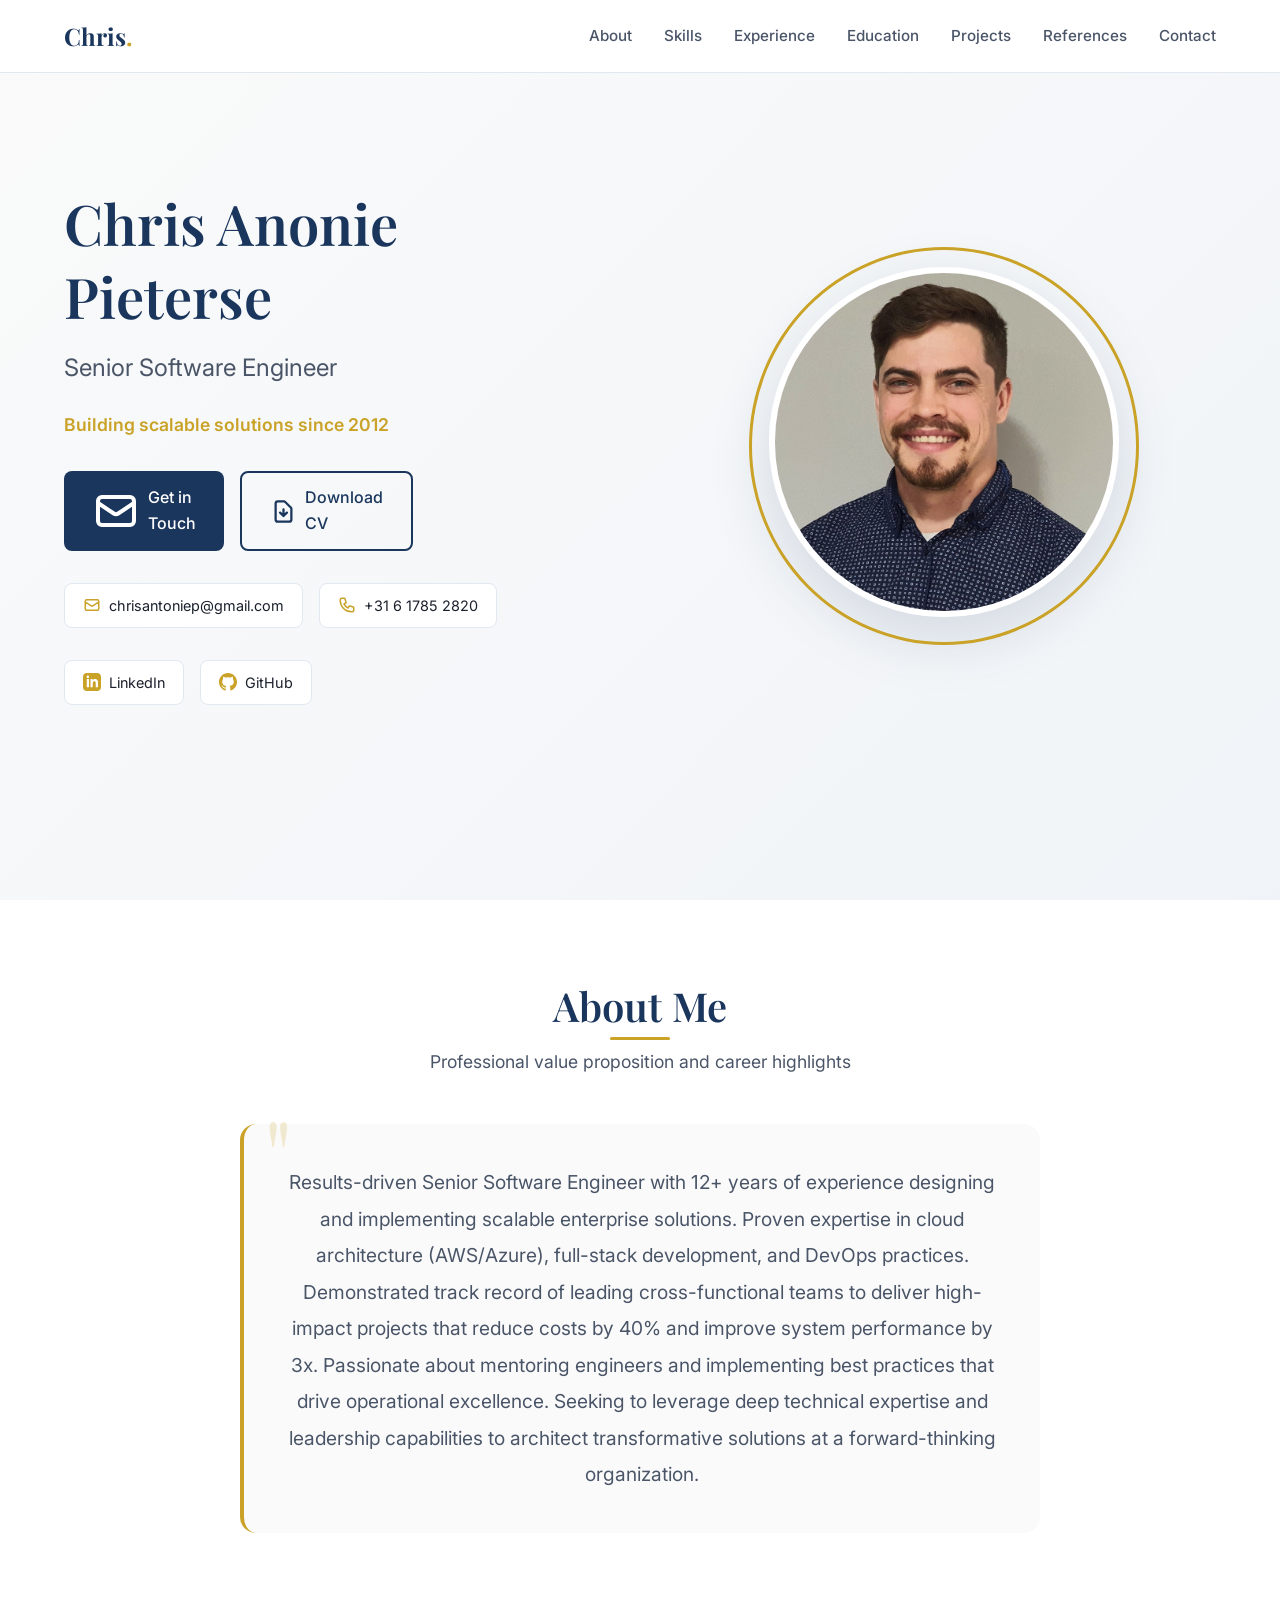
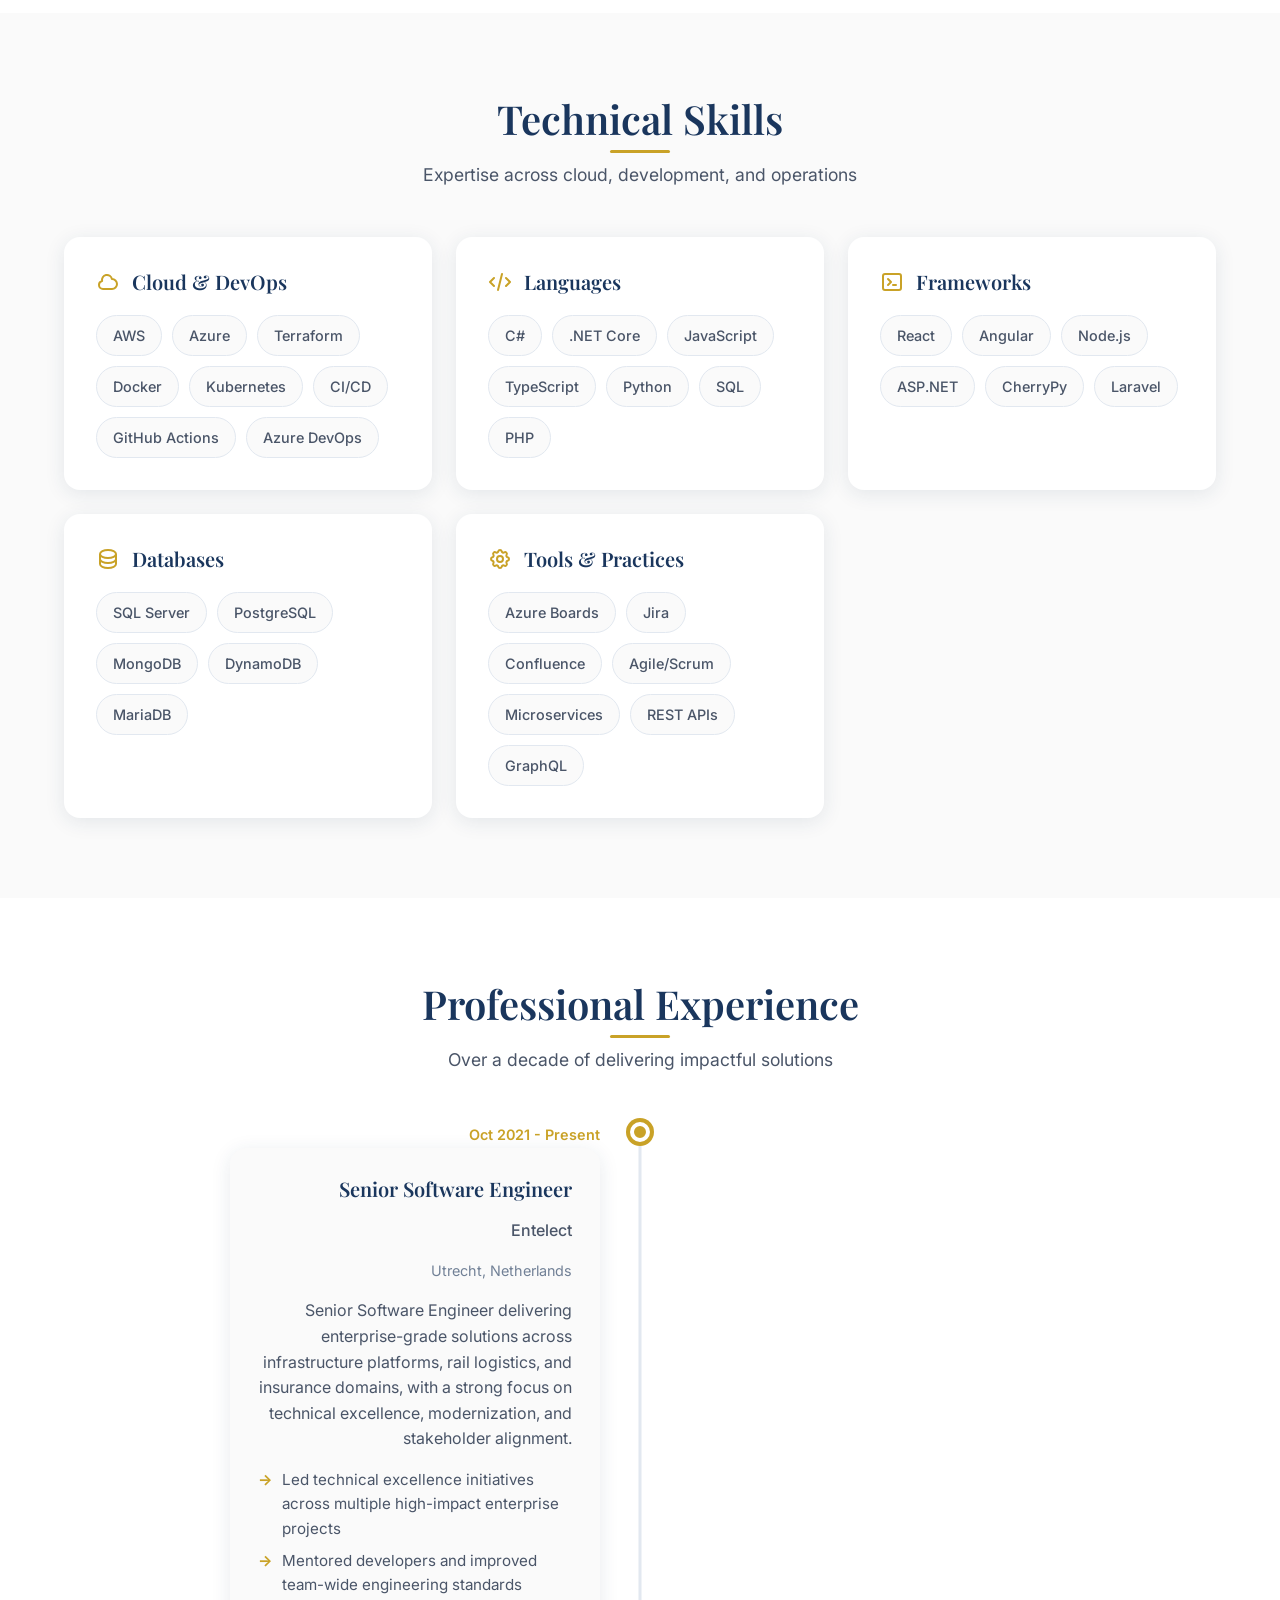
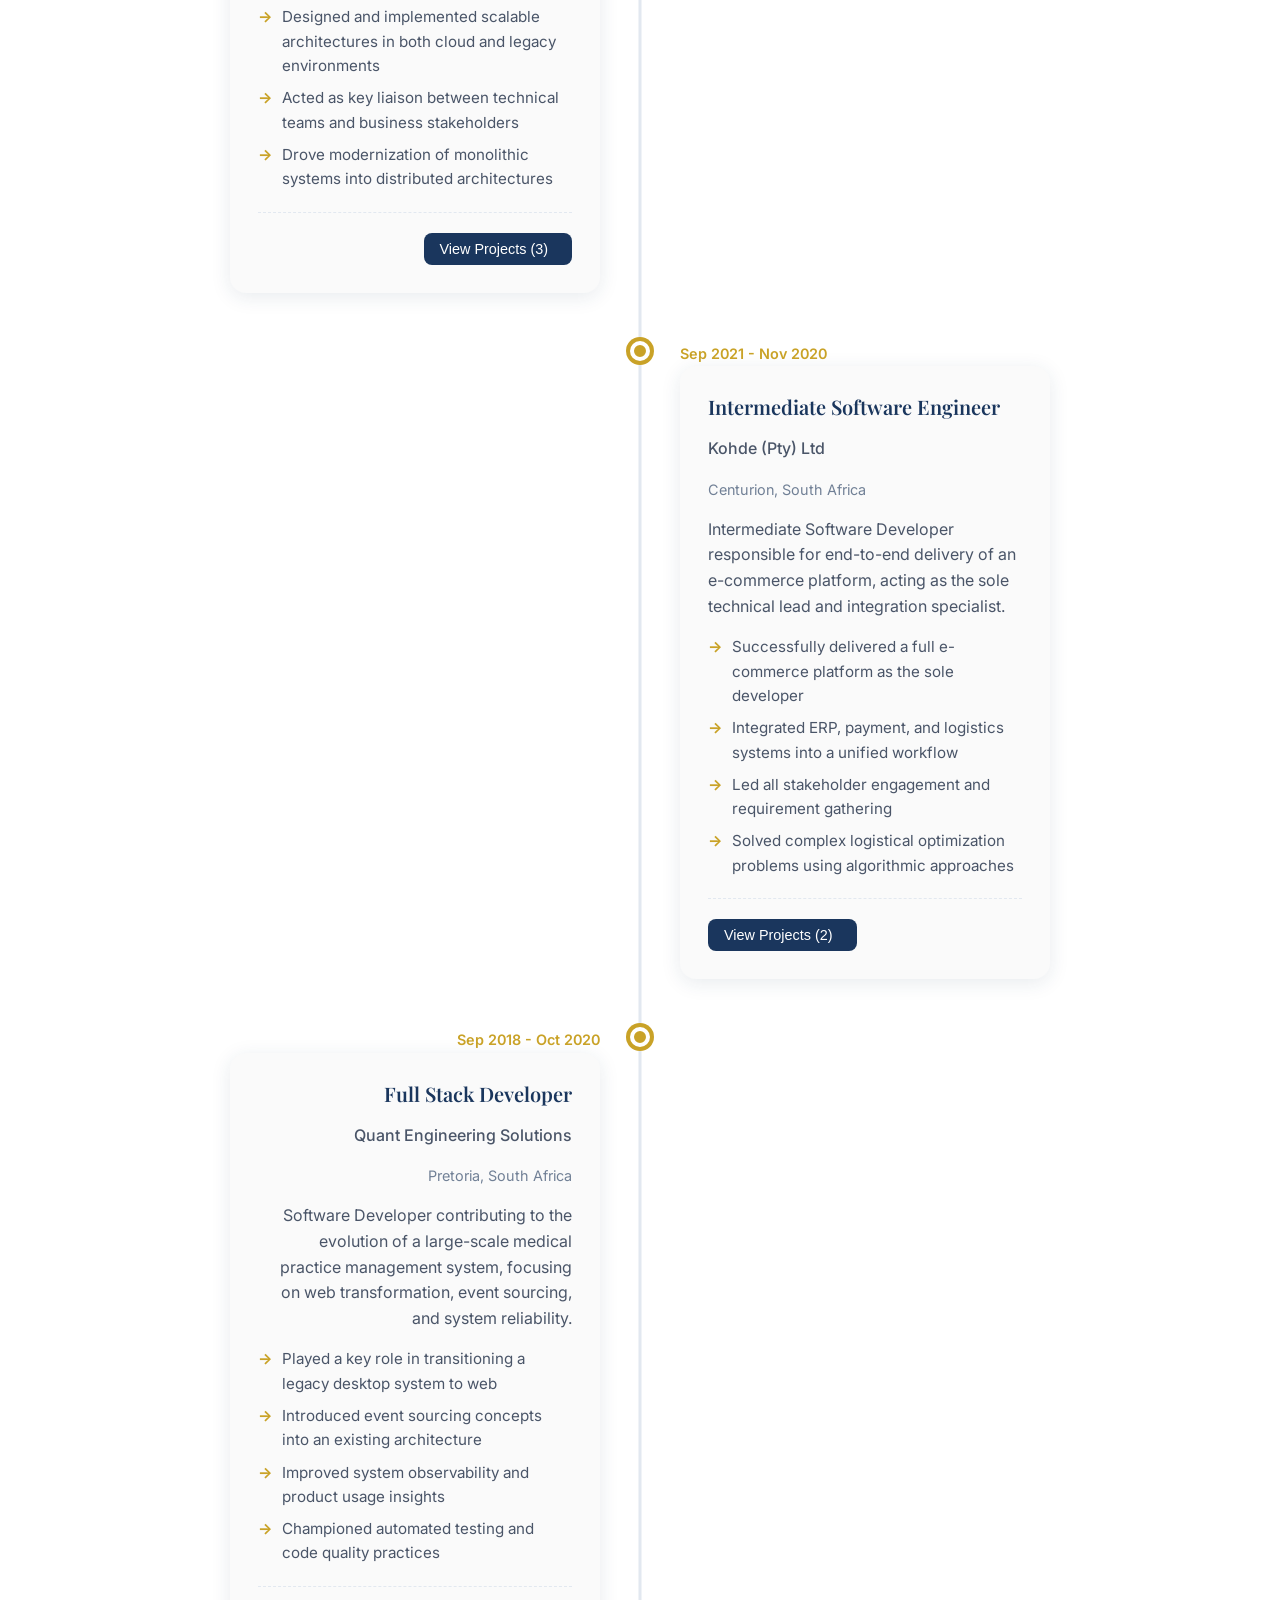
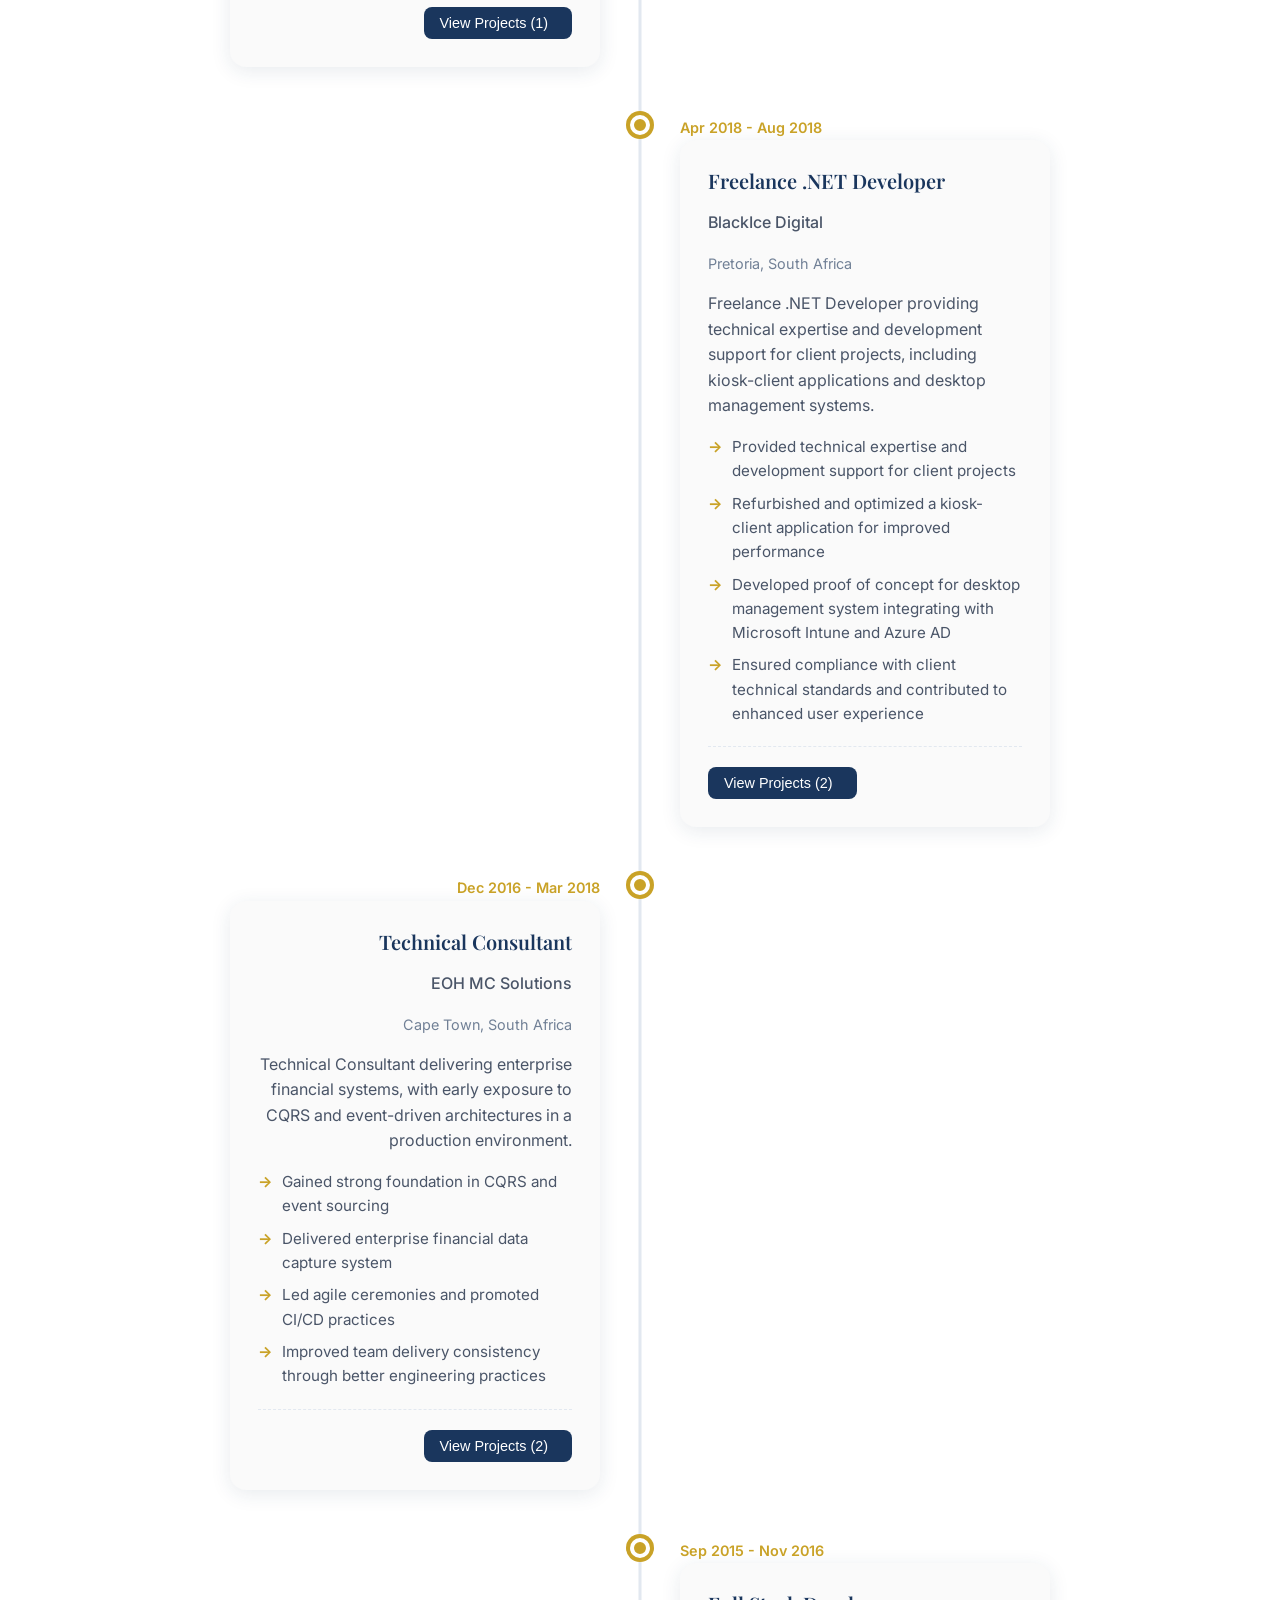
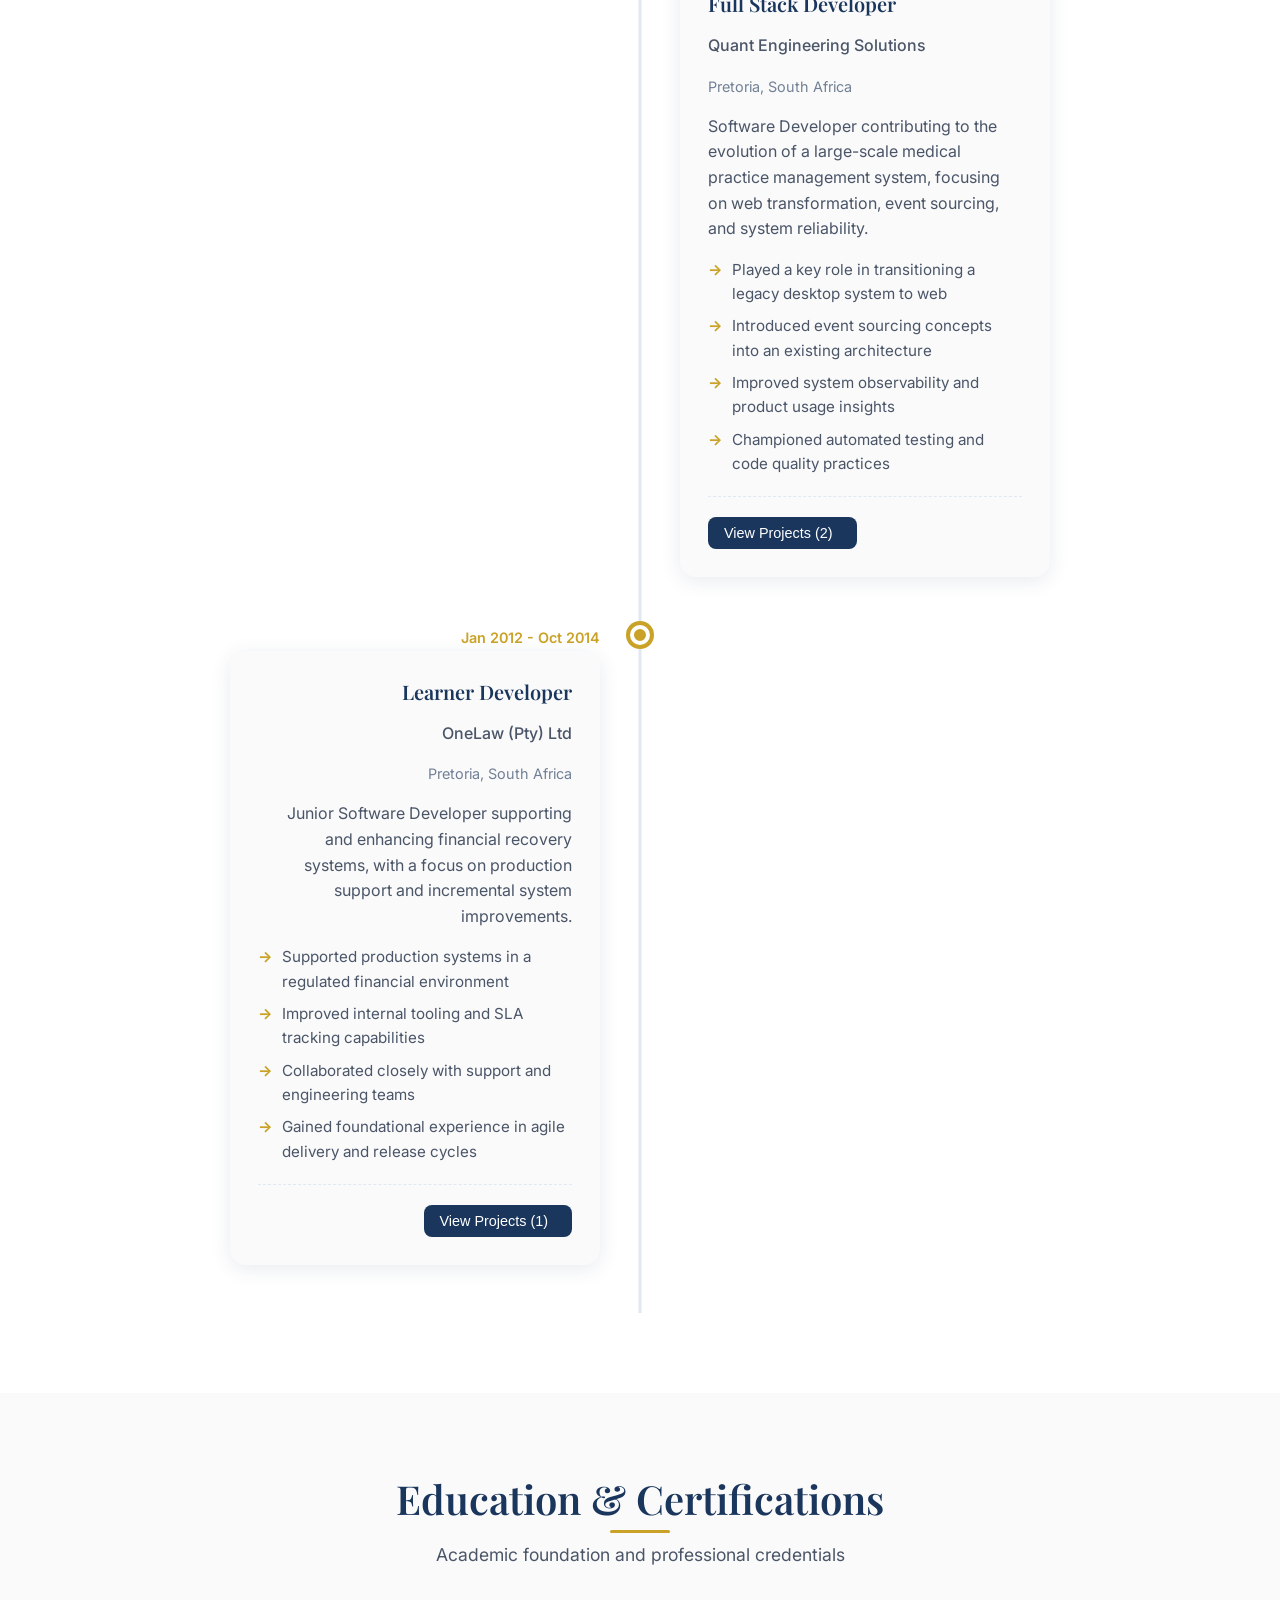
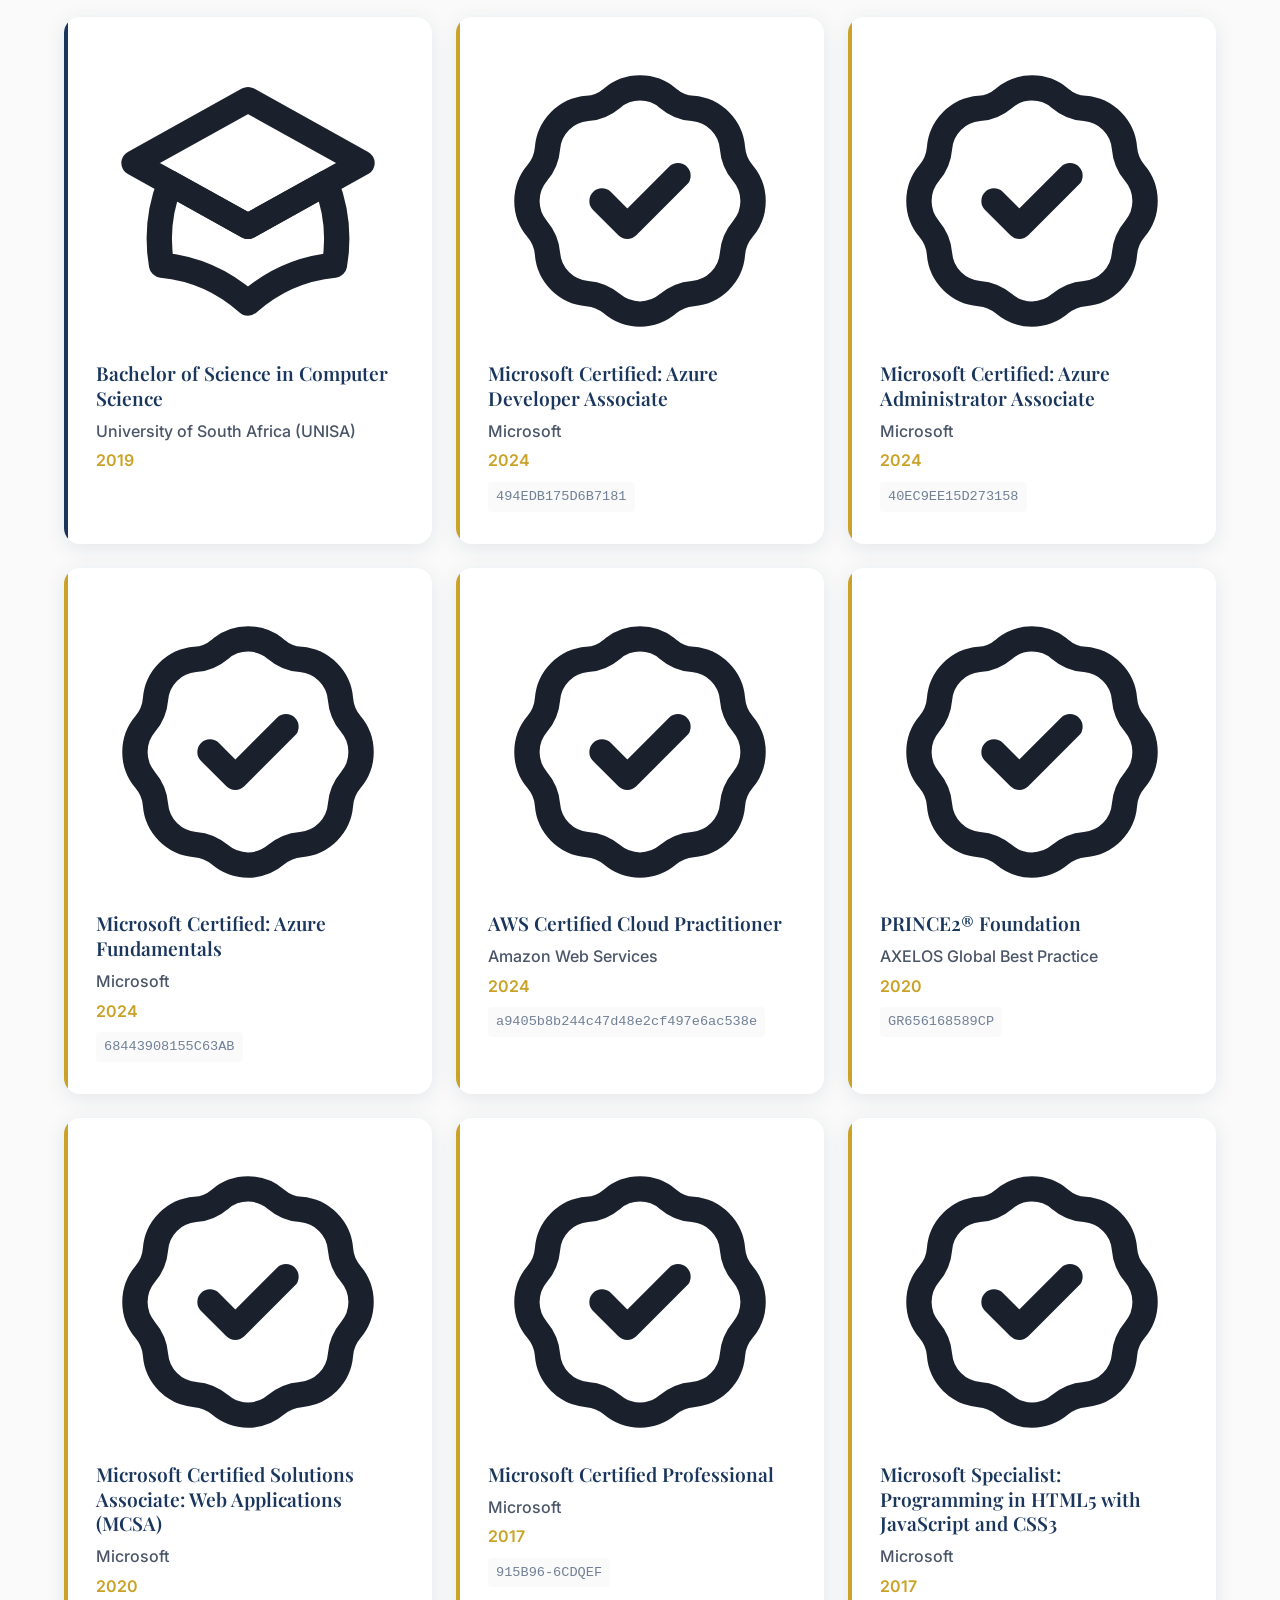
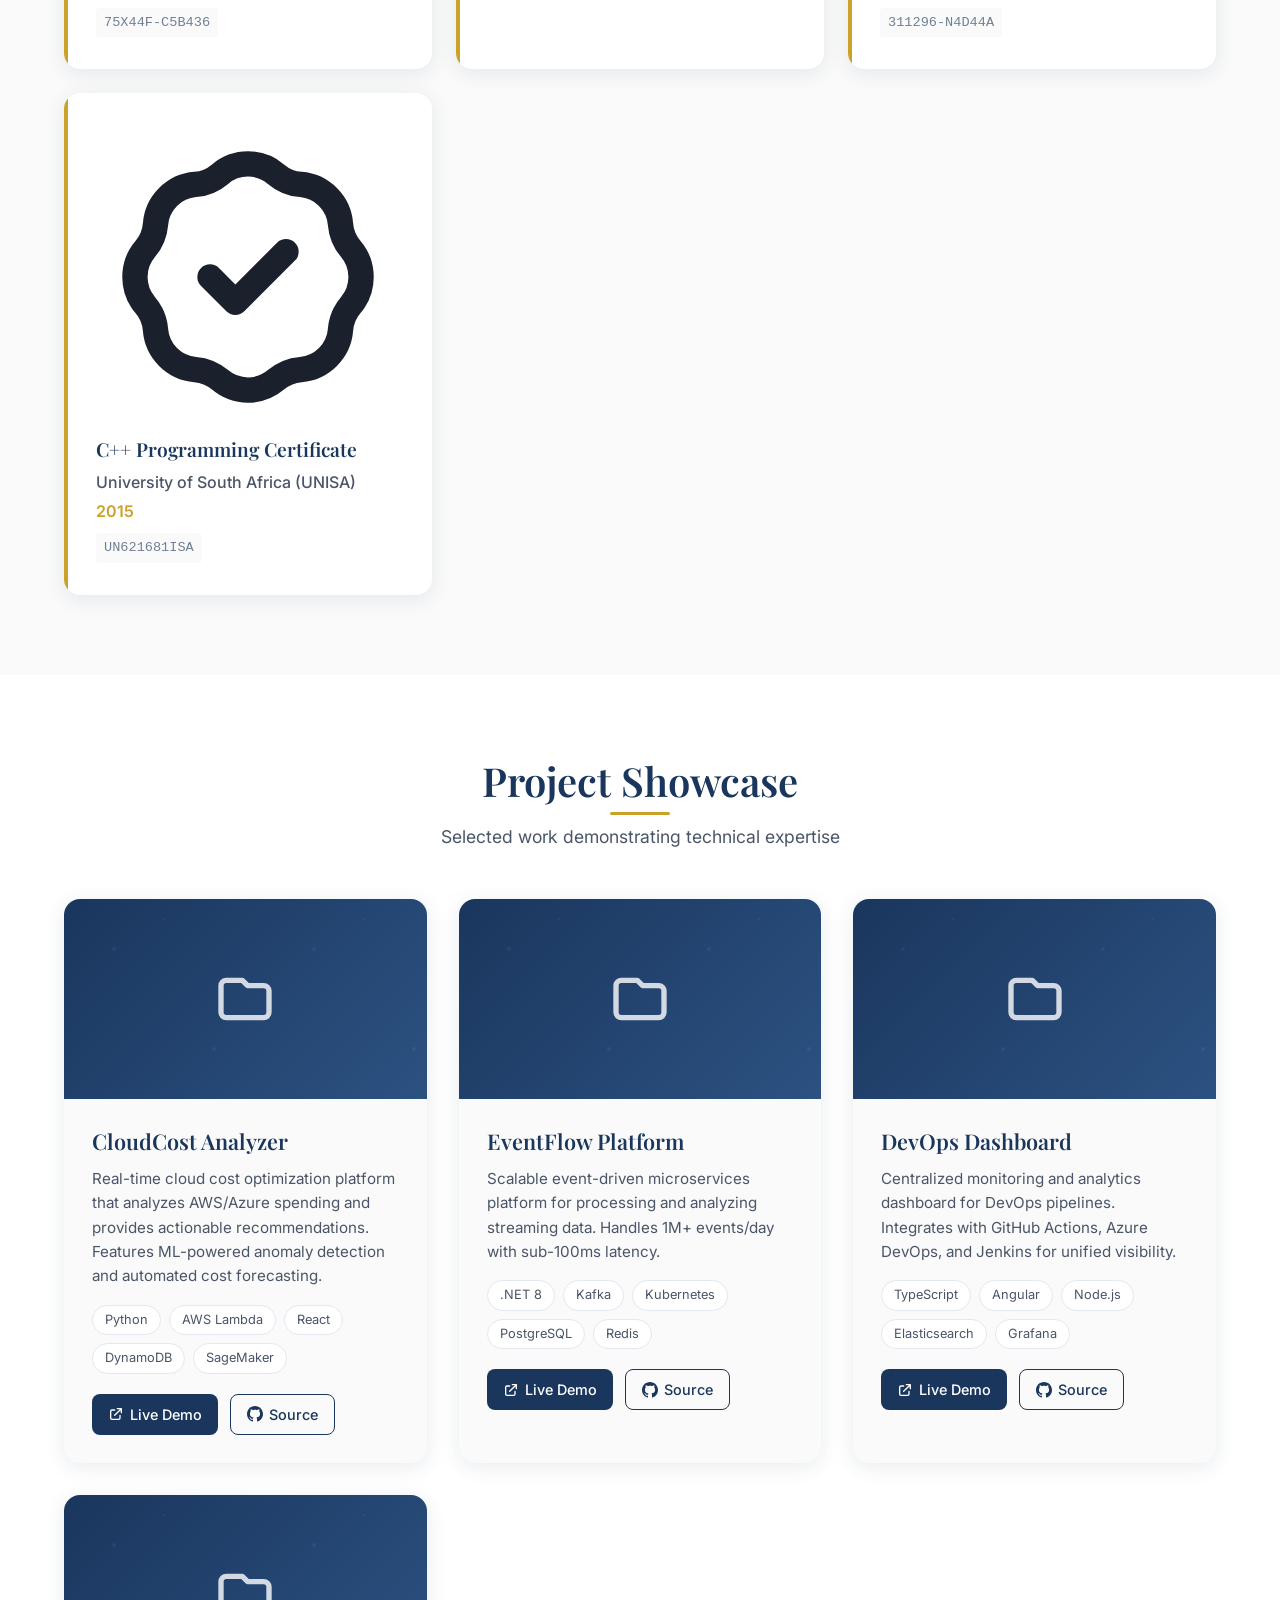
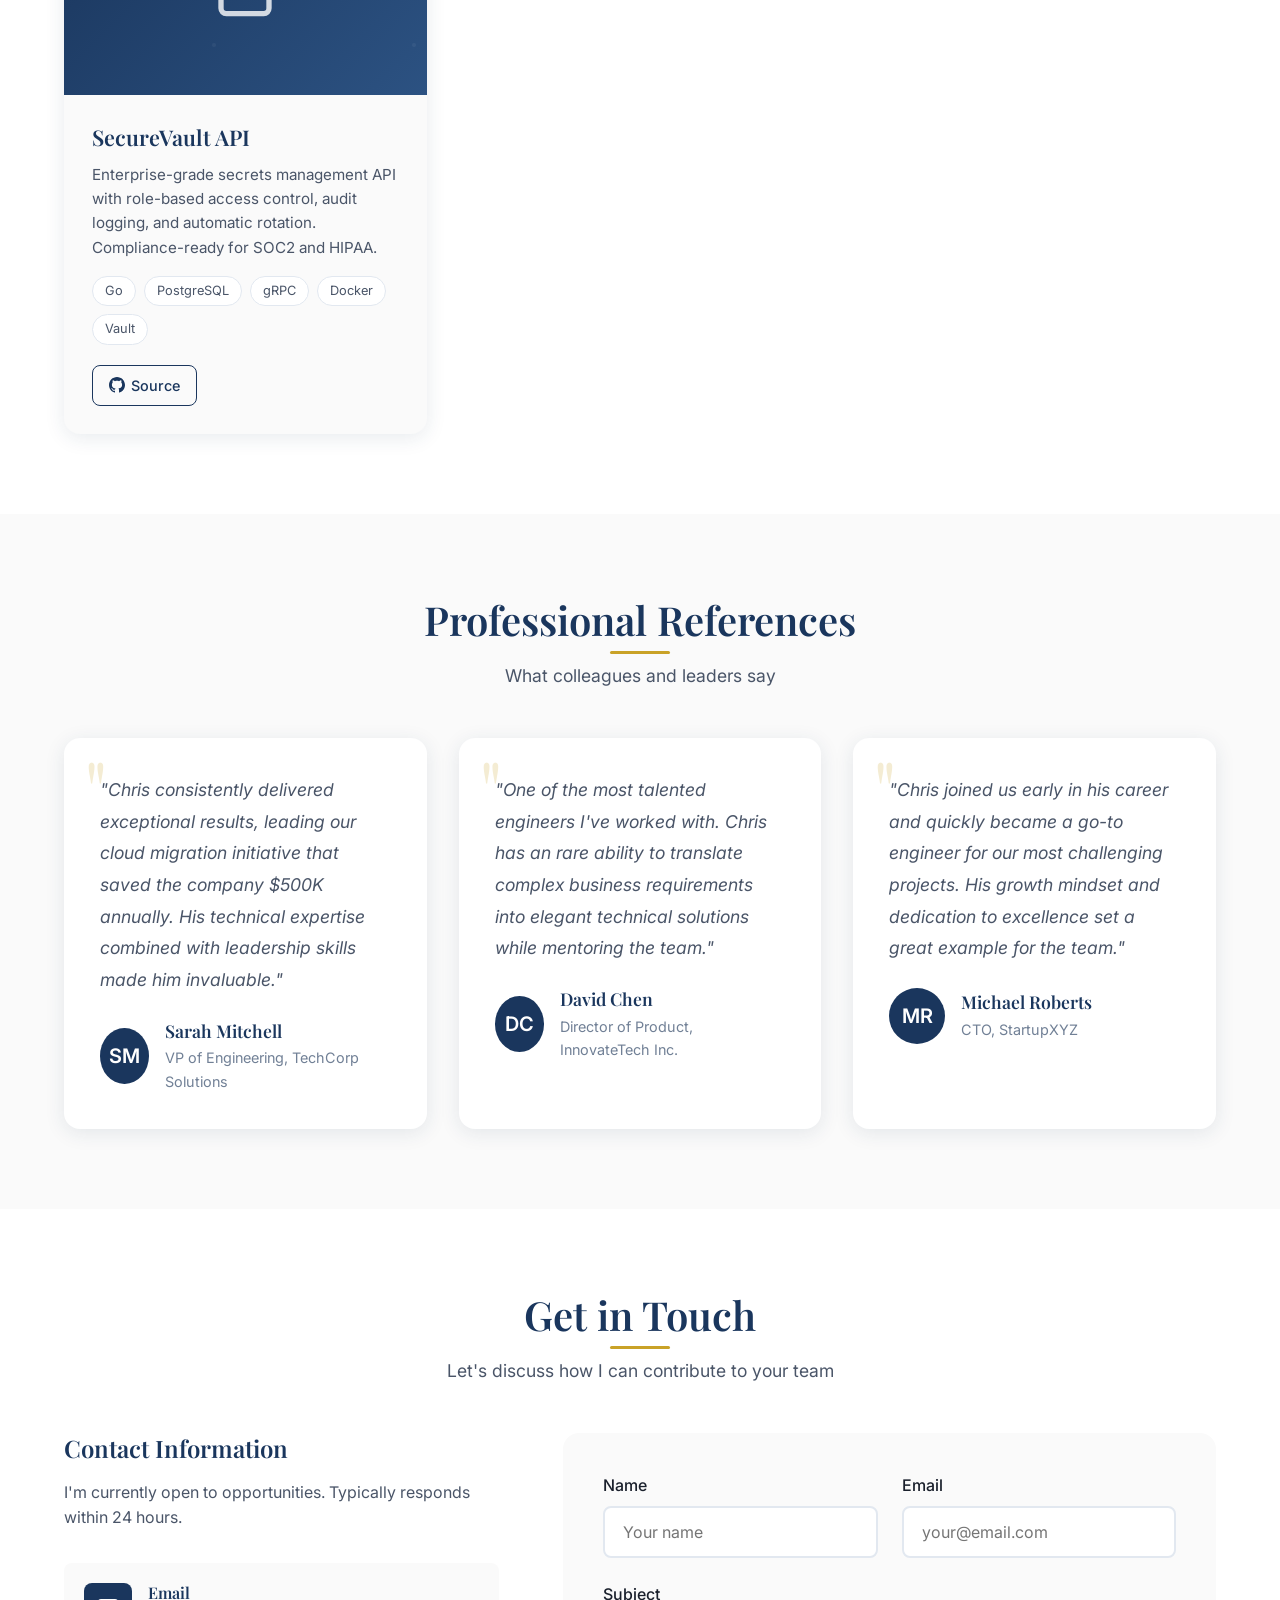
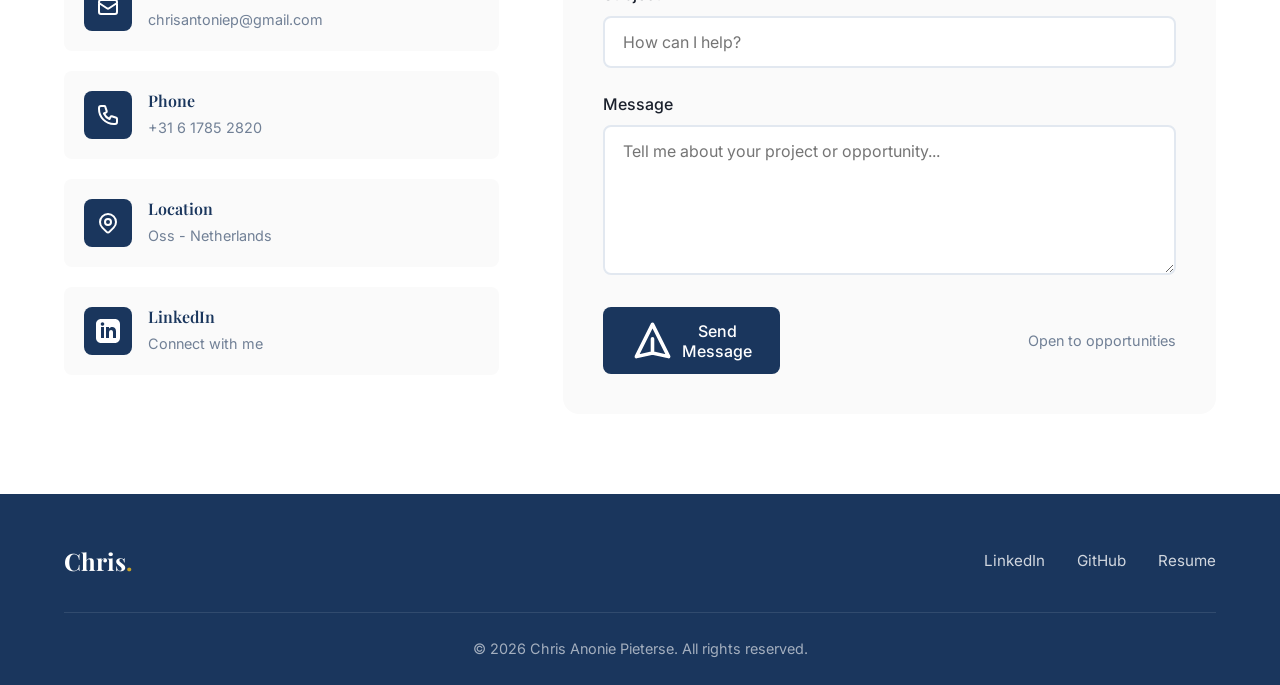
<file: index.html>
<!DOCTYPE html>
<html lang="en">
<head>
  <meta charset="UTF-8">
  <meta name="viewport" content="width=device-width, initial-scale=1.0">
  <meta name="description" content="Chris Antonie Pieterse - Senior Software Engineer & Cloud Architect with 12+ years of experience in enterprise solutions, cloud architecture, and full-stack development.">
  <meta name="keywords" content="Software Engineer, Cloud Architect, AWS, Azure, Full Stack Developer, .NET, React, DevOps">
  <meta name="author" content="Chris Antonie Pieterse">
  
  <meta property="og:title" content="Chris Antonie Pieterse - Senior Software Engineer & Cloud Architect">
  <meta property="og:description" content="Senior Software Engineer with 12+ years of experience designing and implementing scalable enterprise solutions.">
  <meta property="og:type" content="website">
  <meta property="og:url" content="https://chrisantonie.dev">
  
  <meta name="twitter:card" content="summary_large_image">
  <meta name="twitter:title" content="Chris Antonie Pieterse - Senior Software Engineer">
  <meta name="twitter:description" content="Senior Software Engineer with 12+ years of experience in cloud architecture and full-stack development.">
  
  <title>Chris Antonie Pieterse - Senior Software Engineer & Cloud Architect</title>
  
  <link rel="preconnect" href="https://fonts.googleapis.com">
  <link rel="preconnect" href="https://fonts.gstatic.com" crossorigin>
  <link href="https://fonts.googleapis.com/css2?family=Inter:wght@400;500;600;700&family=Playfair+Display:wght@600;700&display=swap" rel="stylesheet">
  
  <link rel="stylesheet" href="css/styles.css">
  
  <link rel="icon" type="image/svg+xml" href="data:image/svg+xml,<svg xmlns='http://www.w3.org/2000/svg' viewBox='0 0 100 100'><rect fill='%231a365d' width='100' height='100' rx='20'/><text x='50%25' y='55%25' text-anchor='middle' fill='white' font-size='50' font-family='serif'>CA</text></svg>">
</head>
<body>
  <div id="app"></div>
  
  <script src="js/data.js"></script>
  <script src="js/utils.js"></script>
  <script src="js/components.js"></script>
  <script src="js/main.js"></script>
</body>
</html>
</file>
<file: css/styles.css>
:root {
  --primary: #1a365d;
  --primary-light: #2c5282;
  --primary-dark: #0f2744;
  --accent: #c9a227;
  --accent-light: #d4b84a;
  --accent-dark: #a68a1f;
  --background: #fafafa;
  --surface: #ffffff;
  --text-primary: #1a202c;
  --text-secondary: #4a5568;
  --text-muted: #718096;
  --border: #e2e8f0;
  --shadow: rgba(26, 54, 93, 0.1);
  --shadow-lg: rgba(26, 54, 93, 0.15);
  
  --font-heading: 'Playfair Display', Georgia, serif;
  --font-body: 'Inter', -apple-system, BlinkMacSystemFont, 'Segoe UI', Roboto, sans-serif;
  
  --radius-sm: 4px;
  --radius-md: 8px;
  --radius-lg: 16px;
  --radius-full: 9999px;
  
  --transition: 0.3s ease;
  --transition-fast: 0.15s ease;
}

*, *::before, *::after {
  box-sizing: border-box;
  margin: 0;
  padding: 0;
}

html {
  scroll-behavior: smooth;
  font-size: 16px;
}

body {
  font-family: var(--font-body);
  background: var(--background);
  color: var(--text-primary);
  line-height: 1.6;
  -webkit-font-smoothing: antialiased;
}

h1, h2, h3, h4, h5, h6 {
  font-family: var(--font-heading);
  font-weight: 600;
  line-height: 1.3;
  color: var(--primary);
}

a {
  color: var(--accent);
  text-decoration: none;
  transition: color var(--transition-fast);
}

a:hover {
  color: var(--accent-dark);
}

img {
  max-width: 100%;
  height: auto;
}

.container {
  width: 100%;
  max-width: 1200px;
  margin: 0 auto;
  padding: 0 24px;
}

section {
  padding: 80px 0;
  opacity: 0;
  transform: translateY(30px);
  transition: opacity 0.6s ease, transform 0.6s ease;
}

section.visible {
  opacity: 1;
  transform: translateY(0);
}

.section-header {
  text-align: center;
  margin-bottom: 48px;
}

.section-header h2 {
  font-size: 2.5rem;
  margin-bottom: 16px;
  position: relative;
  display: inline-block;
}

.section-header h2::after {
  content: '';
  position: absolute;
  bottom: -8px;
  left: 50%;
  transform: translateX(-50%);
  width: 60px;
  height: 3px;
  background: var(--accent);
  border-radius: var(--radius-full);
}

.section-header p {
  color: var(--text-secondary);
  font-size: 1.1rem;
  max-width: 600px;
  margin: 0 auto;
}

.btn {
  display: inline-flex;
  align-items: center;
  gap: 8px;
  padding: 12px 28px;
  background: var(--primary);
  color: white;
  border: none;
  border-radius: var(--radius-md);
  font-family: var(--font-body);
  font-size: 1rem;
  font-weight: 500;
  cursor: pointer;
  transition: all var(--transition);
}

.btn:hover {
  background: var(--primary-light);
  transform: translateY(-2px);
  box-shadow: 0 4px 12px var(--shadow);
}

.btn-outline {
  background: transparent;
  border: 2px solid var(--primary);
  color: var(--primary);
}

.btn-outline:hover {
  background: var(--primary);
  color: white;
}

.badge {
  display: inline-flex;
  align-items: center;
  padding: 6px 14px;
  background: var(--primary);
  color: white;
  border-radius: var(--radius-full);
  font-size: 0.85rem;
  font-weight: 500;
}

.badge-outline {
  background: transparent;
  border: 1px solid var(--primary);
  color: var(--primary);
}

.badge-accent {
  background: var(--accent);
  color: var(--primary-dark);
}

.header {
  position: fixed;
  top: 0;
  left: 0;
  right: 0;
  z-index: 1000;
  background: rgba(255, 255, 255, 0.95);
  backdrop-filter: blur(10px);
  border-bottom: 1px solid var(--border);
  transition: all var(--transition);
}

.header.scrolled {
  box-shadow: 0 2px 20px var(--shadow);
}

.header-content {
  display: flex;
  align-items: center;
  justify-content: space-between;
  height: 72px;
}

.logo {
  font-family: var(--font-heading);
  font-size: 1.5rem;
  font-weight: 700;
  color: var(--primary);
}

.logo span {
  color: var(--accent);
}

nav {
  display: flex;
  align-items: center;
  gap: 32px;
}

nav a {
  color: var(--text-secondary);
  font-weight: 500;
  font-size: 0.95rem;
  position: relative;
  padding: 4px 0;
}

nav a::after {
  content: '';
  position: absolute;
  bottom: 0;
  left: 0;
  width: 0;
  height: 2px;
  background: var(--accent);
  transition: width var(--transition);
}

nav a:hover,
nav a.active {
  color: var(--primary);
}

nav a:hover::after,
nav a.active::after {
  width: 100%;
}

.mobile-menu-btn {
  display: none;
  background: none;
  border: none;
  cursor: pointer;
  padding: 8px;
}

.mobile-menu-btn span {
  display: block;
  width: 24px;
  height: 2px;
  background: var(--primary);
  margin: 5px 0;
  transition: all var(--transition);
}

.hero {
  min-height: 100vh;
  display: flex;
  align-items: center;
  padding-top: 72px;
  background: linear-gradient(135deg, var(--background) 0%, #f0f4f8 100%);
}

.hero-content {
  display: grid;
  grid-template-columns: 1fr 1fr;
  gap: 64px;
  align-items: center;
}

.hero-text h1 {
  font-size: 3.5rem;
  margin-bottom: 16px;
}

.hero-text .subtitle {
  font-size: 1.5rem;
  color: var(--text-secondary);
  margin-bottom: 24px;
}

.hero-text .tagline {
  color: var(--accent);
  font-weight: 600;
  font-size: 1.1rem;
  margin-bottom: 32px;
}

.hero-buttons {
  display: flex;
  gap: 16px;
  flex-wrap: wrap;
}

.hero-image {
  display: flex;
  justify-content: center;
  align-items: center;
}

.headshot-container {
  position: relative;
}

.headshot {
  width: 350px;
  height: 350px;
  border-radius: 50%;
  object-fit: cover;
  border: 6px solid var(--surface);
  box-shadow: 0 20px 60px var(--shadow-lg);
}

.headshot-ring {
  position: absolute;
  top: -20px;
  left: -20px;
  right: -20px;
  bottom: -20px;
  border: 3px solid var(--accent);
  border-radius: 50%;
  animation: pulse-ring 3s ease-in-out infinite;
}

@keyframes pulse-ring {
  0%, 100% { transform: scale(1); opacity: 1; }
  50% { transform: scale(1.05); opacity: 0.7; }
}

.contact-links {
  display: flex;
  gap: 16px;
  margin-top: 32px;
}

.contact-link {
  display: flex;
  align-items: center;
  gap: 8px;
  padding: 10px 18px;
  background: var(--surface);
  border: 1px solid var(--border);
  border-radius: var(--radius-md);
  color: var(--text-primary);
  font-size: 0.9rem;
  transition: all var(--transition);
}

.contact-link:hover {
  border-color: var(--accent);
  transform: translateY(-2px);
  box-shadow: 0 4px 12px var(--shadow);
}

.contact-link svg {
  width: 18px;
  height: 18px;
  color: var(--accent);
}

.about {
  background: var(--surface);
}

.about-content {
  max-width: 800px;
  margin: 0 auto;
}

.about-text {
  font-size: 1.2rem;
  line-height: 1.9;
  color: var(--text-secondary);
  text-align: center;
  padding: 40px;
  background: var(--background);
  border-radius: var(--radius-lg);
  border-left: 4px solid var(--accent);
  position: relative;
}

.about-text::before {
  content: '"';
  font-family: var(--font-heading);
  font-size: 6rem;
  color: var(--accent);
  opacity: 0.2;
  position: absolute;
  top: -20px;
  left: 20px;
  line-height: 1;
}

.skills {
  background: var(--background);
}

.skills-grid {
  display: grid;
  grid-template-columns: repeat(auto-fit, minmax(280px, 1fr));
  gap: 24px;
}

.skill-category {
  background: var(--surface);
  padding: 32px;
  border-radius: var(--radius-lg);
  box-shadow: 0 4px 20px var(--shadow);
  transition: all var(--transition);
}

.skill-category:hover {
  transform: translateY(-4px);
  box-shadow: 0 8px 30px var(--shadow-lg);
}

.skill-category h3 {
  font-size: 1.25rem;
  margin-bottom: 20px;
  display: flex;
  align-items: center;
  gap: 12px;
}

.skill-category h3 svg {
  width: 24px;
  height: 24px;
  color: var(--accent);
}

.skill-tags {
  display: flex;
  flex-wrap: wrap;
  gap: 10px;
}

.skill-tag {
  padding: 8px 16px;
  background: var(--background);
  border-radius: var(--radius-full);
  font-size: 0.9rem;
  font-weight: 500;
  color: var(--text-secondary);
  border: 1px solid var(--border);
  transition: all var(--transition-fast);
}

.skill-tag:hover {
  background: var(--primary);
  color: white;
  border-color: var(--primary);
}

.experience {
  background: var(--surface);
}

.timeline {
  position: relative;
  max-width: 900px;
  margin: 0 auto;
}

.timeline::before {
  content: '';
  position: absolute;
  left: 50%;
  transform: translateX(-50%);
  width: 3px;
  height: 100%;
  background: var(--border);
}

.timeline-item {
  position: relative;
  width: 50%;
  padding: 0 40px 48px;
}

.timeline-item:nth-child(odd) {
  left: 0;
  text-align: right;
}

.timeline-item:nth-child(even) {
  left: 50%;
}

.timeline-dot {
  position: absolute;
  top: 0;
  width: 20px;
  height: 20px;
  background: var(--accent);
  border: 4px solid var(--surface);
  border-radius: 50%;
  box-shadow: 0 0 0 4px var(--accent);
}

.timeline-item:nth-child(odd) .timeline-dot {
  right: -10px;
}

.timeline-item:nth-child(even) .timeline-dot {
  left: -10px;
}

.timeline-date {
  font-size: 0.9rem;
  color: var(--accent);
  font-weight: 600;
  margin-bottom: 8px;
}

.timeline-content {
  background: var(--background);
  padding: 28px;
  border-radius: var(--radius-lg);
  box-shadow: 0 4px 20px var(--shadow);
  transition: all var(--transition);
}

.timeline-content:hover {
  transform: translateY(-4px);
  box-shadow: 0 8px 30px var(--shadow-lg);
}

.timeline-content h3 {
  font-size: 1.25rem;
  margin-bottom: 4px;
}

.timeline-content .company {
  color: var(--text-secondary);
  font-weight: 500;
  margin-bottom: 4px;
}

.timeline-content .location {
  color: var(--text-muted);
  font-size: 0.9rem;
}

.timeline-content p {
  margin-top: 16px;
  color: var(--text-secondary);
}

.timeline-highlights {
  margin-top: 16px;
  text-align: left;
}

.timeline-highlights li {
  list-style: none;
  padding-left: 24px;
  position: relative;
  margin-bottom: 8px;
  color: var(--text-secondary);
  font-size: 0.95rem;
}

.timeline-highlights li::before {
  content: '→';
  position: absolute;
  left: 0;
  color: var(--accent);
  font-weight: bold;
}

.timeline-projects {
  margin-top: 20px;
  padding-top: 20px;
  border-top: 1px dashed var(--border);
}

.project-toggle {
  display: inline-flex;
  align-items: center;
  gap: 8px;
  background: var(--primary);
  color: white;
  border: none;
  padding: 8px 16px;
  border-radius: var(--radius-md);
  font-size: 0.9rem;
  font-weight: 500;
  cursor: pointer;
  transition: all var(--transition);
}

.project-toggle:hover {
  background: var(--primary-light);
  transform: translateY(-1px);
}

.project-toggle .toggle-icon {
  display: flex;
  transition: transform var(--transition);
}

.project-toggle .toggle-icon.rotated {
  transform: rotate(180deg);
}

.projects-content {
  display: none;
  margin-top: 16px;
}

.projects-content.expanded {
  display: block;
}

.project-item {
  margin-bottom: 12px;
  padding: 16px;
  background: var(--surface);
  border-left: 3px solid var(--accent);
  border-radius: 0 var(--radius-md) var(--radius-md) 0;
  box-shadow: 0 2px 8px var(--shadow);
}

.project-item:last-child {
  margin-bottom: 0;
}

.project-item h4 {
  font-size: 1.05rem;
  margin-bottom: 6px;
  color: var(--primary);
}

.project-client {
  display: inline-block;
  font-size: 0.85rem;
  color: var(--accent);
  font-weight: 500;
  margin-bottom: 8px;
}

.project-tech-tags {
  display: flex;
  flex-wrap: wrap;
  gap: 6px;
  margin-top: 10px;
}

.project-tech-tags span {
  padding: 4px 10px;
  background: var(--background);
  border-radius: var(--radius-full);
  font-size: 0.8rem;
  color: var(--text-secondary);
}

.project-metrics {
  margin-top: 10px;
  font-size: 0.9rem;
  color: var(--text-secondary);
  font-style: italic;
  padding-left: 12px;
  border-left: 2px solid var(--border);
}

.education {
  background: var(--background);
}

.education-grid {
  display: grid;
  grid-template-columns: repeat(auto-fit, minmax(320px, 1fr));
  gap: 24px;
}

.education-card {
  background: var(--surface);
  padding: 32px;
  border-radius: var(--radius-lg);
  box-shadow: 0 4px 20px var(--shadow);
  transition: all var(--transition);
  position: relative;
  overflow: hidden;
}

.education-card::before {
  content: '';
  position: absolute;
  top: 0;
  left: 0;
  width: 4px;
  height: 100%;
  background: var(--accent);
}

.education-card:hover {
  transform: translateY(-4px);
  box-shadow: 0 8px 30px var(--shadow-lg);
}

.education-card.degree::before {
  background: var(--primary);
}

.education-card h3 {
  font-size: 1.2rem;
  margin-bottom: 8px;
}

.education-card .institution {
  color: var(--text-secondary);
  font-weight: 500;
  margin-bottom: 4px;
}

.education-card .year {
  color: var(--accent);
  font-weight: 600;
}

.education-card .details {
  margin-top: 12px;
  font-size: 0.9rem;
  color: var(--text-muted);
}

.education-card .credential-id {
  margin-top: 8px;
  font-size: 0.85rem;
  color: var(--text-muted);
  font-family: monospace;
  background: var(--background);
  padding: 4px 8px;
  border-radius: var(--radius-sm);
  display: inline-block;
}

.education-card .honors {
  margin-top: 8px;
  display: inline-block;
  padding: 4px 12px;
  background: var(--accent);
  color: var(--primary-dark);
  border-radius: var(--radius-full);
  font-size: 0.8rem;
  font-weight: 600;
}

.projects {
  background: var(--surface);
}

.projects-grid {
  display: grid;
  grid-template-columns: repeat(auto-fit, minmax(350px, 1fr));
  gap: 32px;
}

.project-card {
  background: var(--background);
  border-radius: var(--radius-lg);
  overflow: hidden;
  box-shadow: 0 4px 20px var(--shadow);
  transition: all var(--transition);
}

.project-card:hover {
  transform: translateY(-8px);
  box-shadow: 0 12px 40px var(--shadow-lg);
}

.project-image {
  height: 200px;
  background: linear-gradient(135deg, var(--primary) 0%, var(--primary-light) 100%);
  display: flex;
  align-items: center;
  justify-content: center;
  position: relative;
  overflow: hidden;
}

.project-image::before {
  content: '';
  position: absolute;
  top: 0;
  left: 0;
  right: 0;
  bottom: 0;
  background: url('data:image/svg+xml,<svg xmlns="http://www.w3.org/2000/svg" viewBox="0 0 100 100"><defs><pattern id="grain" width="100" height="100" patternUnits="userSpaceOnUse"><circle cx="25" cy="25" r="1" fill="white" opacity="0.1"/><circle cx="75" cy="75" r="1" fill="white" opacity="0.1"/><circle cx="50" cy="10" r="0.5" fill="white" opacity="0.1"/></pattern></defs><rect fill="url(%23grain)" width="100" height="100"/></svg>');
  opacity: 0.5;
}

.project-image svg {
  width: 64px;
  height: 64px;
  color: white;
  opacity: 0.8;
}

.project-content {
  padding: 28px;
}

.project-content h3 {
  font-size: 1.35rem;
  margin-bottom: 12px;
}

.project-content p {
  color: var(--text-secondary);
  margin-bottom: 16px;
  font-size: 0.95rem;
}

.project-tech {
  display: flex;
  flex-wrap: wrap;
  gap: 8px;
  margin-bottom: 20px;
}

.project-tech span {
  padding: 4px 12px;
  background: var(--surface);
  border: 1px solid var(--border);
  border-radius: var(--radius-full);
  font-size: 0.8rem;
  color: var(--text-secondary);
}

.project-links {
  display: flex;
  gap: 12px;
}

.project-links a {
  display: inline-flex;
  align-items: center;
  gap: 6px;
  padding: 8px 16px;
  background: var(--primary);
  color: white;
  border-radius: var(--radius-md);
  font-size: 0.9rem;
  font-weight: 500;
  transition: all var(--transition-fast);
}

.project-links a:hover {
  background: var(--primary-light);
  transform: translateY(-2px);
}

.project-links a.secondary {
  background: transparent;
  border: 1px solid var(--primary);
  color: var(--primary);
}

.project-links a.secondary:hover {
  background: var(--primary);
  color: white;
}

.project-links a svg {
  width: 16px;
  height: 16px;
}

.references {
  background: var(--background);
}

.references-grid {
  display: grid;
  grid-template-columns: repeat(auto-fit, minmax(350px, 1fr));
  gap: 32px;
}

.reference-card {
  background: var(--surface);
  padding: 36px;
  border-radius: var(--radius-lg);
  box-shadow: 0 4px 20px var(--shadow);
  transition: all var(--transition);
  position: relative;
}

.reference-card::before {
  content: '"';
  font-family: var(--font-heading);
  font-size: 5rem;
  color: var(--accent);
  opacity: 0.2;
  position: absolute;
  top: 10px;
  left: 20px;
  line-height: 1;
}

.reference-card:hover {
  transform: translateY(-4px);
  box-shadow: 0 8px 30px var(--shadow-lg);
}

.reference-card blockquote {
  font-size: 1.1rem;
  line-height: 1.8;
  color: var(--text-secondary);
  font-style: italic;
  margin-bottom: 24px;
  position: relative;
  z-index: 1;
}

.reference-author {
  display: flex;
  align-items: center;
  gap: 16px;
}

.reference-avatar {
  width: 56px;
  height: 56px;
  border-radius: 50%;
  background: var(--primary);
  display: flex;
  align-items: center;
  justify-content: center;
  color: white;
  font-weight: 600;
  font-size: 1.25rem;
}

.reference-info h4 {
  font-size: 1.1rem;
  margin-bottom: 4px;
}

.reference-info p {
  color: var(--text-muted);
  font-size: 0.9rem;
}

.contact {
  background: var(--surface);
}

.contact-grid {
  display: grid;
  grid-template-columns: 1fr 1.5fr;
  gap: 64px;
  align-items: start;
}

.contact-info h3 {
  font-size: 1.5rem;
  margin-bottom: 16px;
}

.contact-info p {
  color: var(--text-secondary);
  margin-bottom: 32px;
}

.contact-methods {
  display: flex;
  flex-direction: column;
  gap: 20px;
}

.contact-method {
  display: flex;
  align-items: center;
  gap: 16px;
  padding: 20px;
  background: var(--background);
  border-radius: var(--radius-md);
  transition: all var(--transition);
}

.contact-method:hover {
  transform: translateX(8px);
  box-shadow: 0 4px 20px var(--shadow);
}

.contact-method-icon {
  width: 48px;
  height: 48px;
  background: var(--primary);
  border-radius: var(--radius-md);
  display: flex;
  align-items: center;
  justify-content: center;
}

.contact-method-icon svg {
  width: 24px;
  height: 24px;
  color: white;
}

.contact-method h4 {
  font-size: 1rem;
  margin-bottom: 4px;
}

.contact-method p {
  color: var(--text-muted);
  font-size: 0.9rem;
  margin: 0;
}

.contact-form {
  background: var(--background);
  padding: 40px;
  border-radius: var(--radius-lg);
}

.form-group {
  margin-bottom: 24px;
}

.form-group label {
  display: block;
  font-weight: 500;
  margin-bottom: 8px;
  color: var(--text-primary);
}

.form-group input,
.form-group textarea {
  width: 100%;
  padding: 14px 18px;
  border: 2px solid var(--border);
  border-radius: var(--radius-md);
  font-family: var(--font-body);
  font-size: 1rem;
  transition: all var(--transition-fast);
  background: var(--surface);
}

.form-group input:focus,
.form-group textarea:focus {
  outline: none;
  border-color: var(--accent);
  box-shadow: 0 0 0 4px rgba(201, 162, 39, 0.1);
}

.form-group textarea {
  min-height: 150px;
  resize: vertical;
}

.form-row {
  display: grid;
  grid-template-columns: 1fr 1fr;
  gap: 24px;
}

.form-submit {
  display: flex;
  align-items: center;
  justify-content: space-between;
}

.form-submit .availability {
  color: var(--text-muted);
  font-size: 0.9rem;
}

.footer {
  background: var(--primary);
  color: white;
  padding: 48px 0 24px;
}

.footer-content {
  display: flex;
  justify-content: space-between;
  align-items: center;
  margin-bottom: 32px;
}

.footer-logo {
  font-family: var(--font-heading);
  font-size: 1.5rem;
  font-weight: 700;
}

.footer-logo span {
  color: var(--accent);
}

.footer-links {
  display: flex;
  gap: 32px;
}

.footer-links a {
  color: rgba(255, 255, 255, 0.8);
  font-size: 0.95rem;
}

.footer-links a:hover {
  color: var(--accent);
}

.footer-bottom {
  text-align: center;
  padding-top: 24px;
  border-top: 1px solid rgba(255, 255, 255, 0.1);
  color: rgba(255, 255, 255, 0.6);
  font-size: 0.9rem;
}

.back-to-top {
  position: fixed;
  bottom: 32px;
  right: 32px;
  width: 48px;
  height: 48px;
  background: var(--primary);
  color: white;
  border: none;
  border-radius: 50%;
  cursor: pointer;
  display: flex;
  align-items: center;
  justify-content: center;
  opacity: 0;
  visibility: hidden;
  transition: all var(--transition);
  box-shadow: 0 4px 20px var(--shadow-lg);
  z-index: 999;
}

.back-to-top.visible {
  opacity: 1;
  visibility: visible;
}

.back-to-top:hover {
  background: var(--primary-light);
  transform: translateY(-4px);
}

.back-to-top svg {
  width: 24px;
  height: 24px;
}

@media (max-width: 1024px) {
  .hero-content {
    grid-template-columns: 1fr;
    text-align: center;
    gap: 48px;
  }
  
  .hero-buttons {
    justify-content: center;
  }
  
  .contact-links {
    justify-content: center;
  }
  
  .timeline::before {
    left: 0;
  }
  
  .timeline-item {
    width: 100%;
    padding-left: 32px;
    padding-right: 0;
    text-align: left;
  }
  
  .timeline-item:nth-child(even) {
    left: 0;
  }
  
  .timeline-item:nth-child(odd) .timeline-dot {
    right: auto;
    left: -10px;
  }
  
  .contact-grid {
    grid-template-columns: 1fr;
    gap: 48px;
  }
}

@media (max-width: 768px) {
  section {
    padding: 60px 0;
  }
  
  .section-header h2 {
    font-size: 2rem;
  }
  
  nav {
    position: fixed;
    top: 72px;
    left: 0;
    right: 0;
    background: var(--surface);
    flex-direction: column;
    padding: 24px;
    gap: 16px;
    box-shadow: 0 4px 20px var(--shadow);
    transform: translateY(-100%);
    opacity: 0;
    visibility: hidden;
    transition: all var(--transition);
  }
  
  nav.open {
    transform: translateY(0);
    opacity: 1;
    visibility: visible;
  }
  
  .mobile-menu-btn {
    display: block;
  }
  
  .mobile-menu-btn.active span:nth-child(1) {
    transform: rotate(45deg) translate(5px, 5px);
  }
  
  .mobile-menu-btn.active span:nth-child(2) {
    opacity: 0;
  }
  
  .mobile-menu-btn.active span:nth-child(3) {
    transform: rotate(-45deg) translate(5px, -5px);
  }
  
  .hero-text h1 {
    font-size: 2.5rem;
  }
  
  .hero-text .subtitle {
    font-size: 1.25rem;
  }
  
  .headshot {
    width: 280px;
    height: 280px;
  }
  
  .form-row {
    grid-template-columns: 1fr;
  }
  
  .projects-grid {
    grid-template-columns: 1fr;
  }
  
  .footer-content {
    flex-direction: column;
    gap: 24px;
    text-align: center;
  }
}

@media (max-width: 600px) {
  .hero-buttons .btn {
    padding: 10px 18px;
    font-size: 0.9rem;
  }
}

@media (max-width: 480px) {
  .hero-text h1 {
    font-size: 2rem;
  }
  
  .hero-buttons {
    flex-direction: row;
    flex-wrap: nowrap;
    gap: 10px;
  }
  
  .hero-buttons .btn {
    width: auto;
    flex: 1;
    padding: 10px 12px;
    font-size: 0.8rem;
    justify-content: center;
  }
  
  .contact-links {
    flex-direction: column;
  }
  
  .skills-grid {
    grid-template-columns: 1fr;
  }
  
  .education-grid {
    grid-template-columns: 1fr;
  }
  
  .references-grid {
    grid-template-columns: 1fr;
  }
}
</file>
